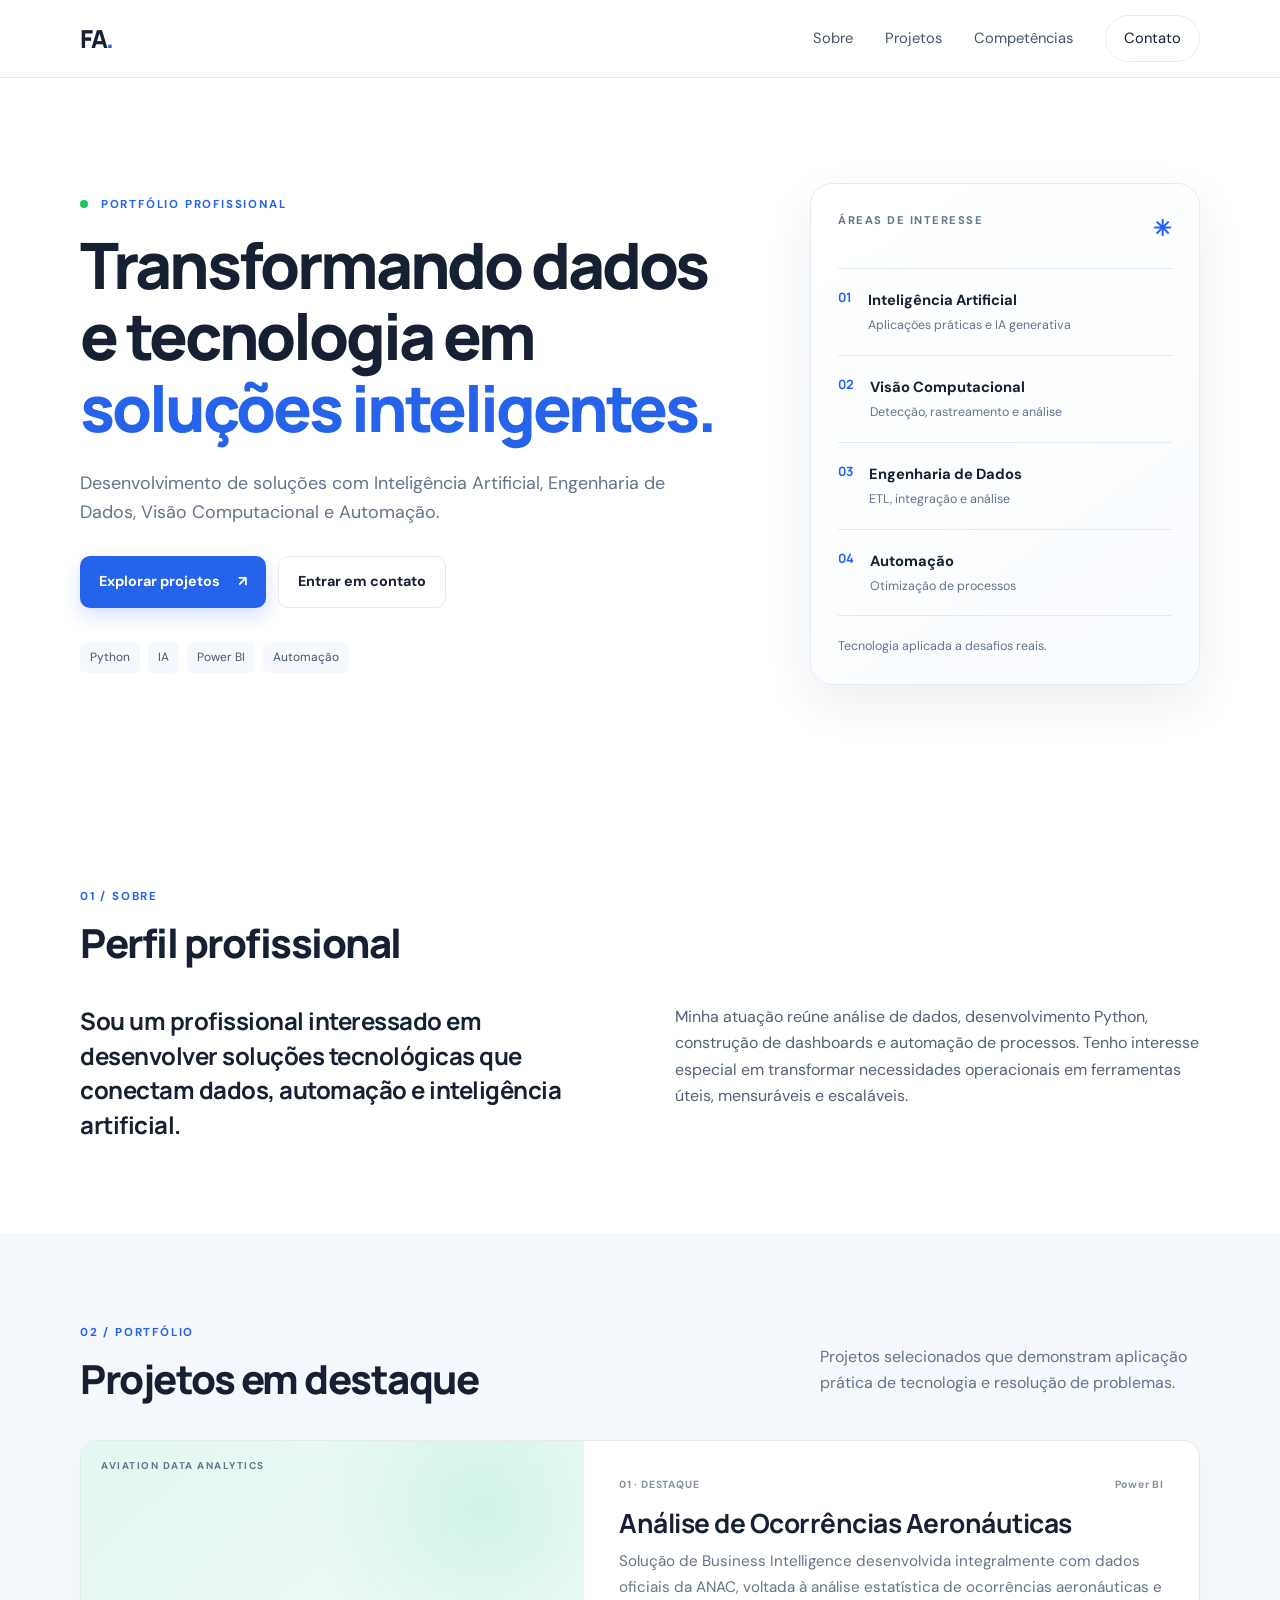
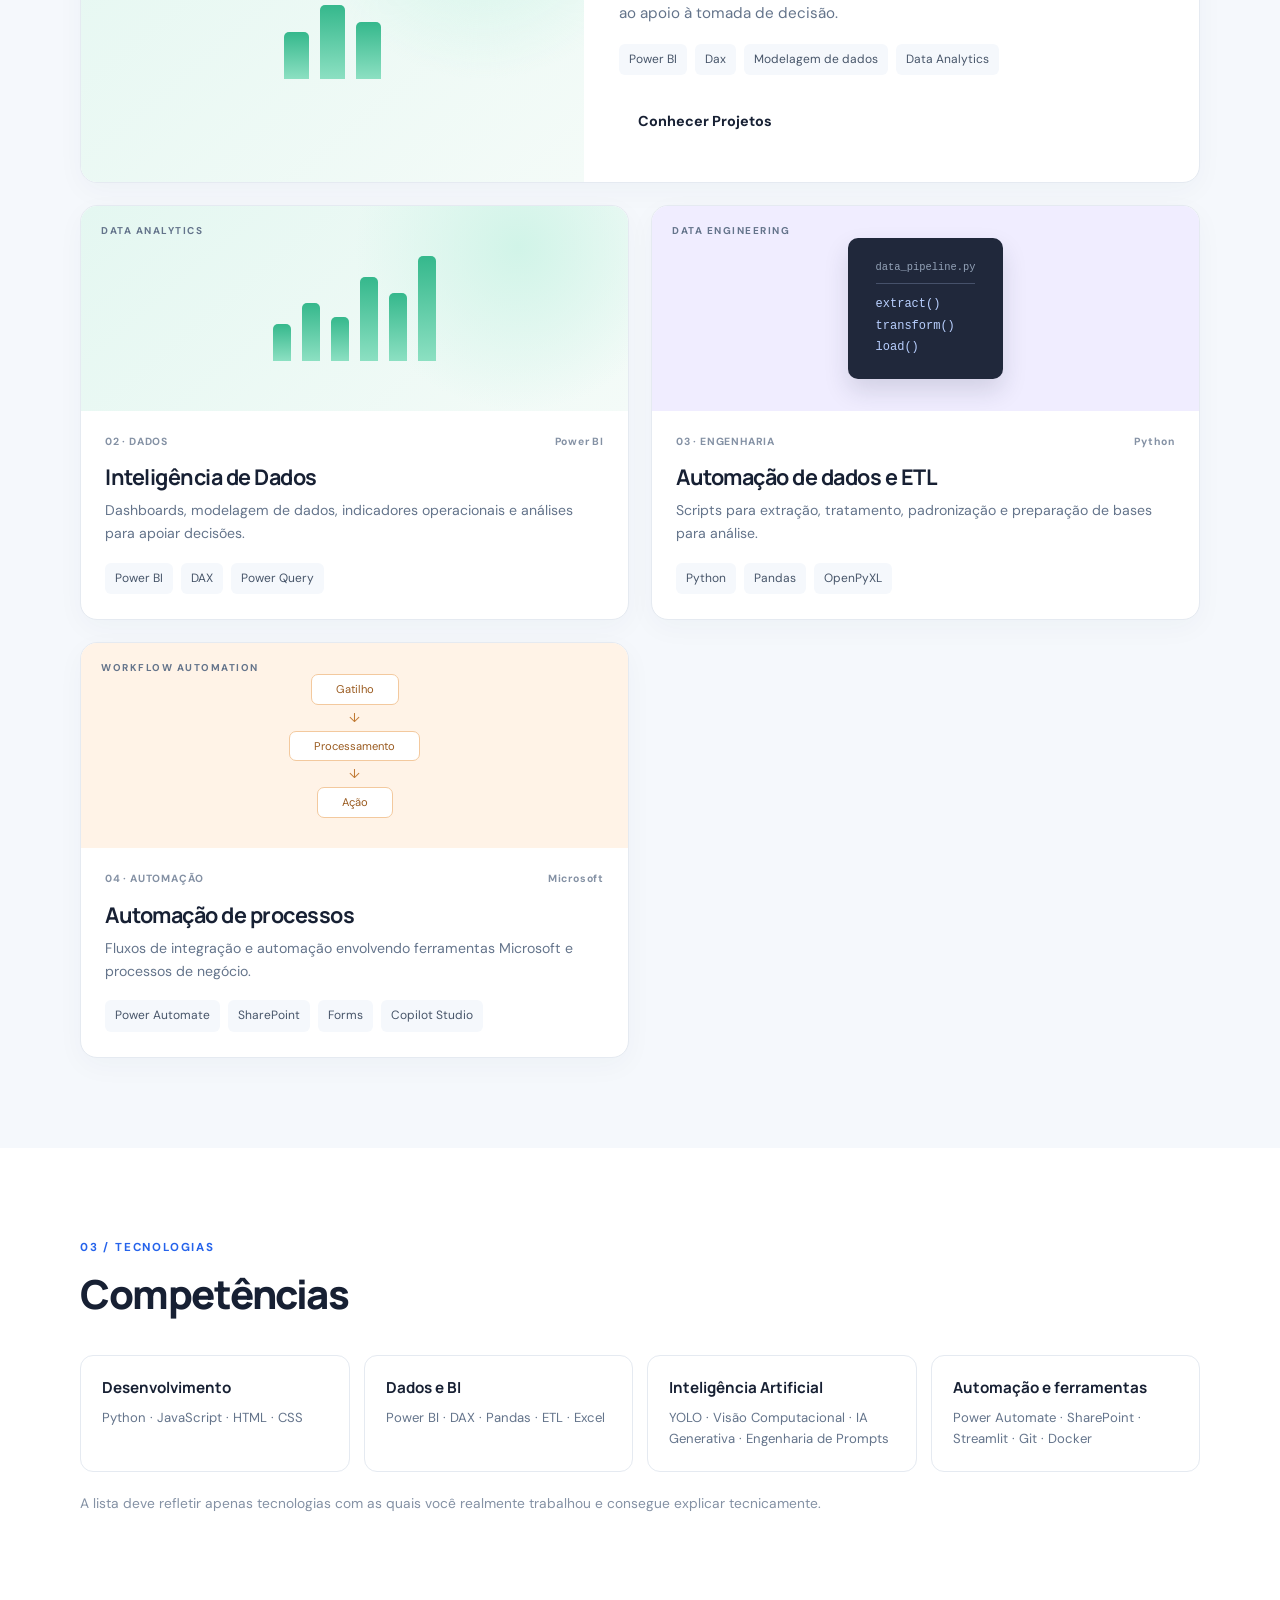
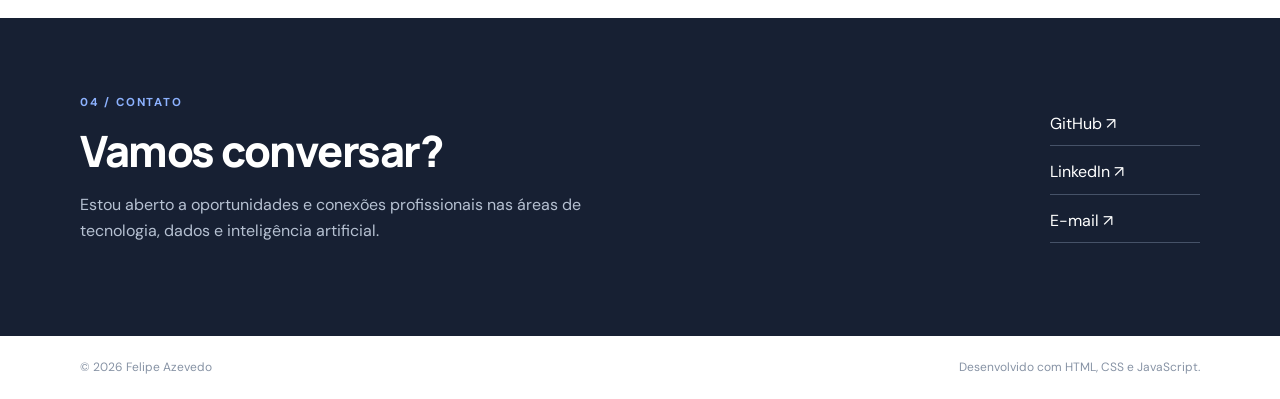
<file: index.html>
<!doctype html>
<html lang="pt-BR">
<head>
  <meta charset="utf-8">
  <meta name="viewport" content="width=device-width, initial-scale=1">
  <meta name="description" content="Portfólio profissional de Felipe Azevedo — Inteligência Artificial, Engenharia de Dados e Automação.">
  <title>Felipe Azevedo | Portfólio</title>
  <link rel="preconnect" href="https://fonts.googleapis.com">
  <link rel="preconnect" href="https://fonts.gstatic.com" crossorigin>
  <link href="https://fonts.googleapis.com/css2?family=DM+Sans:wght@400;500;600;700&family=Manrope:wght@500;600;700;800&display=swap" rel="stylesheet">
  <link rel="stylesheet" href="assets/style.css">
</head>
<body>
  <header class="site-header">
    <nav class="nav container" aria-label="Navegação principal">
      <a class="brand" href="#inicio">FA<span>.</span></a>
      <button class="menu-toggle" aria-label="Abrir menu" aria-expanded="false">☰</button>
      <div class="nav-links">
        <a href="#sobre">Sobre</a>
        <a href="#projetos">Projetos</a>
        <a href="#competencias">Competências</a>
        <a href="#contato" class="nav-cta">Contato</a>
      </div>
    </nav>
  </header>

  <main>
    <section class="hero container" id="inicio">
      <div class="hero-copy">
        <p class="eyebrow"><span class="status-dot"></span> PORTFÓLIO PROFISSIONAL</p>
        <h1>Transformando dados e tecnologia em <span>soluções inteligentes.</span></h1>
        <p class="hero-text">Desenvolvimento de soluções com Inteligência Artificial, Engenharia de Dados, Visão Computacional e Automação.</p>
        <div class="hero-actions">
          <a class="button button-primary" href="#projetos">Explorar projetos <span>↗</span></a>
          <a class="button button-secondary" href="#contato">Entrar em contato</a>
        </div>
        <div class="hero-tags"><span>Python</span><span>IA</span><span>Power BI</span><span>Automação</span></div>
      </div>
      <aside class="hero-card">
        <div class="card-top"><span>ÁREAS DE INTERESSE</span><span class="spark">✳</span></div>
        <div class="focus-item"><b>01</b><div><strong>Inteligência Artificial</strong><small>Aplicações práticas e IA generativa</small></div></div>
        <div class="focus-item"><b>02</b><div><strong>Visão Computacional</strong><small>Detecção, rastreamento e análise</small></div></div>
        <div class="focus-item"><b>03</b><div><strong>Engenharia de Dados</strong><small>ETL, integração e análise</small></div></div>
        <div class="focus-item"><b>04</b><div><strong>Automação</strong><small>Otimização de processos</small></div></div>
        <p class="card-note">Tecnologia aplicada a desafios reais.</p>
      </aside>
    </section>

    <section class="section container" id="sobre">
      <div class="section-heading"><p class="eyebrow">01 / SOBRE</p><h2>Perfil profissional</h2></div>
      <div class="about-grid">
        <p class="about-lead">Sou um profissional interessado em desenvolver soluções tecnológicas que conectam dados, automação e inteligência artificial.</p>
        <div class="about-detail">
          <p>Minha atuação reúne análise de dados, desenvolvimento Python, construção de dashboards e automação de processos. Tenho interesse especial em transformar necessidades operacionais em ferramentas úteis, mensuráveis e escaláveis.</p>
          <p class="muted"></p>
        </div>
      </div>
    </section>

    <section class="section projects-section" id="projetos">
      <div class="container">
        <div class="section-heading section-heading-row"><div><p class="eyebrow">02 / PORTFÓLIO</p><h2>Projetos em destaque</h2></div><p class="section-intro">Projetos selecionados que demonstram aplicação prática de tecnologia e resolução de problemas.</p></div>
        <div class="project-grid">
          <article class="project-card featured">
            <div class="project-visual visual-data">
              <span class="visual-label">AVIATION DATA ANALYTICS</span>
              <div class="chart-bars">
                <i></i><i></i><i></i>
                </div>
              </div>
            <div class="project-content">
              <div class="project-meta">
                <span>01 · DESTAQUE</span>
                <span>Power BI</span>
              </div>
              <h3>Análise de Ocorrências Aeronáuticas</h3>
              
              <p>Solução de Business Intelligence desenvolvida integralmente com dados oficiais da ANAC, voltada à análise estatística de ocorrências aeronáuticas e ao apoio à tomada de decisão.</p>
              
              <div class="tech-list">
                <span>Power BI</span>
                <span>Dax</span>
                <span>Modelagem de dados</span>
                <span>Data Analytics</span>
                </div>

                <a class="button button secondary" href="projetos/ocorrencias-aeronauticas.html">
                  Conhecer Projetos
                </a>
                
                </div>
          </article>
          <article class="project-card">
            <div class="project-visual visual-data"><div class="chart-bars"><i></i><i></i><i></i><i></i><i></i><i></i></div><span class="visual-label">DATA ANALYTICS</span></div>
            <div class="project-content"><div class="project-meta"><span>02 · DADOS</span><span>Power BI</span></div><h3>Inteligência de Dados</h3><p>Dashboards, modelagem de dados, indicadores operacionais e análises para apoiar decisões.</p><div class="tech-list"><span>Power BI</span><span>DAX</span><span>Power Query</span></div></div>
          </article>
          <article class="project-card">
            <div class="project-visual visual-python"><div class="code-window"><span>data_pipeline.py</span><code>extract()<br>transform()<br>load()</code></div><span class="visual-label">DATA ENGINEERING</span></div>
            <div class="project-content"><div class="project-meta"><span>03 · ENGENHARIA</span><span>Python</span></div><h3>Automação de dados e ETL</h3><p>Scripts para extração, tratamento, padronização e preparação de bases para análise.</p><div class="tech-list"><span>Python</span><span>Pandas</span><span>OpenPyXL</span></div></div>
          </article>
          <article class="project-card">
            <div class="project-visual visual-flow"><div class="flow-node">Gatilho</div><span>↓</span><div class="flow-node">Processamento</div><span>↓</span><div class="flow-node">Ação</div><span class="visual-label">WORKFLOW AUTOMATION</span></div>
            <div class="project-content"><div class="project-meta"><span>04 · AUTOMAÇÃO</span><span>Microsoft</span></div><h3>Automação de processos</h3><p>Fluxos de integração e automação envolvendo ferramentas Microsoft e processos de negócio.</p><div class="tech-list"><span>Power Automate</span><span>SharePoint</span><span>Forms</span><span>Copilot Studio</span></div></div>
          </article>
        </div>
      </div>
    </section>

    <section class="section container" id="competencias">
      <div class="section-heading"><p class="eyebrow">03 / TECNOLOGIAS</p><h2>Competências</h2></div>
      <div class="skills-grid">
        <div class="skill-group"><h3>Desenvolvimento</h3><p>Python · JavaScript · HTML · CSS</p></div>
        <div class="skill-group"><h3>Dados e BI</h3><p>Power BI · DAX · Pandas · ETL · Excel</p></div>
        <div class="skill-group"><h3>Inteligência Artificial</h3><p>YOLO · Visão Computacional · IA Generativa · Engenharia de Prompts</p></div>
        <div class="skill-group"><h3>Automação e ferramentas</h3><p>Power Automate · SharePoint · Streamlit · Git · Docker</p></div>
      </div>
      <p class="muted skills-disclaimer">A lista deve refletir apenas tecnologias com as quais você realmente trabalhou e consegue explicar tecnicamente.</p>
    </section>

    <section class="contact-section" id="contato">
      <div class="container contact-inner"><div><p class="eyebrow">04 / CONTATO</p><h2>Vamos conversar?</h2><p>Estou aberto a oportunidades e conexões profissionais nas áreas de tecnologia, dados e inteligência artificial.</p></div><div class="contact-links"><a id="github-link" href="https://github.com/" target="_blank" rel="noreferrer">GitHub ↗</a><a id="linkedin-link" href="https://www.linkedin.com/" target="_blank" rel="noreferrer">LinkedIn ↗</a><a id="email-link" href="mailto:seu.email@exemplo.com">E-mail ↗</a></div></div>
    </section>
  </main>
  <footer class="footer"><div class="container"><span>© <span id="year"></span> Felipe Azevedo</span><span>Desenvolvido com HTML, CSS e JavaScript.</span></div></footer>
  <script src="assets/script.js"></script>
</body>
</html>
</file>
<file: assets/style.css>
/* ==========================================================================
   SUMÁRIO
   1. Variáveis
   2. Reset e base
   3. Layout (container, seções, títulos)
   4. Header e navegação
   5. Hero
   6. Sobre
   7. Projetos (cards, visuais, destaque)
   8. Habilidades
   9. Contato
   10. Footer
   11. Responsivo
   ========================================================================== */
 
 
/* 1. VARIÁVEIS
   ========================================================================== */
:root {
    --ink: #172033;
    --muted: #64748b;
    --line: #e5eaf1;
    --paper: #fff;
    --soft: #f5f8fc;
    --blue: #2563eb;
    --blue-dark: #1746b3;
    --mint: #dff7ef;
 
    --radius: 22px;
    --shadow: 0 18px 50px rgba(24, 43, 75, .08);
 
    --font-body: "DM Sans", sans-serif;
    --font-heading: Manrope, sans-serif;
}
 
 
/* 2. RESET E BASE
   ========================================================================== */
* {
    box-sizing: border-box;
}
 
html {
    scroll-behavior: smooth;
    scroll-padding-top: 90px;
}
 
body {
    margin: 0;
    background: var(--paper);
    color: var(--ink);
    font-family: var(--font-body);
    line-height: 1.65;
}
 
a {
    color: inherit;
    text-decoration: none;
}
 
 
/* 3. LAYOUT
   ========================================================================== */
.container {
    width: min(1120px, calc(100% - 48px));
    margin: auto;
}
 
.section {
    padding-top: 90px;
    padding-bottom: 90px;
}
 
.section-heading {
    margin-bottom: 38px;
}
 
.section-heading-row {
    display: flex;
    justify-content: space-between;
    align-items: end;
    gap: 30px;
}
 
.section-intro {
    max-width: 380px;
    color: var(--muted);
    margin: 0 0 5px;
}
 
/* Títulos principais (hero, seções e contato) */
.hero h1,
.section h2,
.contact-section h2 {
    font: 800 clamp(2.6rem, 5vw, 4.5rem)/1.12 var(--font-heading);
    letter-spacing: -3px;
    margin: 0;
}
 
.section-heading h2,
.contact-section h2 {
    font-size: 2.5rem;
    letter-spacing: -1.5px;
}
 
.eyebrow {
    font-size: .72rem;
    font-weight: 700;
    letter-spacing: 1.8px;
    color: var(--blue);
    margin: 0 0 15px;
}
 
.muted {
    color: #8491a4;
    font-size: .86rem;
}
 
/* Botões */
.button {
    display: inline-flex;
    align-items: center;
    gap: 18px;
    padding: 13px 19px;
    border-radius: 10px;
    font-weight: 700;
    font-size: .9rem;
}
 
.button-primary {
    background: var(--blue);
    color: white;
    box-shadow: 0 8px 20px rgba(37, 99, 235, .2);
}
 
.button-primary:hover {
    background: var(--blue-dark);
    transform: translateY(-1px);
}
 
.button-secondary {
    border: 1px solid var(--line);
    background: white;
}
 
/* Tags de tecnologia */
.hero-tags,
.tech-list {
    display: flex;
    flex-wrap: wrap;
    gap: 8px;
}
 
.hero-tags span,
.tech-list span {
    font-size: .75rem;
    padding: 6px 10px;
    border-radius: 6px;
    background: var(--soft);
    color: #475569;
}
 
 
/* 4. HEADER E NAVEGAÇÃO
   ========================================================================== */
.site-header {
    position: sticky;
    top: 0;
    z-index: 10;
    height: 78px;
    border-bottom: 1px solid var(--line);
    background: rgba(255, 255, 255, .9);
    backdrop-filter: blur(14px);
}
 
.nav {
    height: 100%;
    display: flex;
    align-items: center;
    justify-content: space-between;
}
 
.brand {
    font: 800 1.55rem var(--font-heading);
    letter-spacing: -2px;
}
 
.brand span {
    color: var(--blue);
}
 
.nav-links {
    display: flex;
    align-items: center;
    gap: 32px;
    font-size: .92rem;
    color: #475569;
}
 
.nav-links a:hover {
    color: var(--blue);
}
 
.nav-cta {
    padding: 10px 18px;
    border: 1px solid var(--line);
    border-radius: 99px;
    color: var(--ink) !important;
}
 
.menu-toggle {
    display: none;
    border: 0;
    background: none;
    font-size: 1.4rem;
}
 
 
/* 5. HERO
   ========================================================================== */
.hero {
    display: grid;
    grid-template-columns: 1.25fr .75fr;
    gap: 80px;
    align-items: center;
    padding-top: 105px;
    padding-bottom: 112px;
}
 
.hero h1 span {
    color: var(--blue);
}
 
.status-dot {
    display: inline-block;
    width: 8px;
    height: 8px;
    border-radius: 50%;
    background: #22c55e;
    margin-right: 8px;
}
 
.hero-text {
    font-size: 1.12rem;
    color: var(--muted);
    max-width: 610px;
    margin: 25px 0 28px;
}
 
.hero-actions {
    display: flex;
    gap: 12px;
    flex-wrap: wrap;
}
 
.hero-tags {
    margin-top: 34px;
}
 
/* Card lateral do hero */
.hero-card {
    border: 1px solid var(--line);
    border-radius: var(--radius);
    padding: 27px;
    background: linear-gradient(145deg, #fff, #f8fbff);
    box-shadow: var(--shadow);
}
 
.card-top {
    display: flex;
    justify-content: space-between;
    padding-bottom: 20px;
    border-bottom: 1px solid var(--line);
    font-size: .7rem;
    font-weight: 700;
    letter-spacing: 1.5px;
    color: var(--muted);
}
 
.spark {
    font-size: 1.4rem;
    color: var(--blue);
}
 
.focus-item {
    display: flex;
    gap: 16px;
    padding: 19px 0;
    border-bottom: 1px solid var(--line);
}
 
.focus-item b {
    font: 700 .8rem var(--font-heading);
    color: var(--blue);
}
 
.focus-item strong,
.focus-item small {
    display: block;
}
 
.focus-item strong {
    font-size: .92rem;
}
 
.focus-item small {
    color: var(--muted);
    font-size: .78rem;
    margin-top: 3px;
}
 
.card-note {
    font-size: .78rem;
    color: var(--muted);
    margin: 20px 0 0;
}
 
 
/* 6. SOBRE
   ========================================================================== */
.about-grid {
    display: grid;
    grid-template-columns: 1fr 1fr;
    gap: 70px;
}
 
.about-lead {
    font: 700 1.5rem/1.45 var(--font-heading);
    letter-spacing: -.5px;
    margin: 0;
}
 
.about-detail {
    color: #526176;
}
 
.about-detail p:first-child {
    margin-top: 0;
}
 
 
/* 7. PROJETOS
   ========================================================================== */
.projects-section {
    background: var(--soft);
}
 
.project-grid {
    display: grid;
    grid-template-columns: 1fr 1fr;
    gap: 22px;
}
 
/* --- Card --- */
.project-card {
    background: white;
    border: 1px solid var(--line);
    border-radius: 17px;
    overflow: hidden;
    box-shadow: 0 8px 28px rgba(24, 43, 75, .035);
}
 
.project-content {
    padding: 22px 24px 25px;
}
 
.project-meta {
    display: flex;
    justify-content: space-between;
    color: #8491a4;
    font-size: .65rem;
    font-weight: 700;
    letter-spacing: .8px;
}
 
.project-content h3 {
    font: 700 1.35rem var(--font-heading);
    margin: 12px 0 8px;
    letter-spacing: -.5px;
}
 
.project-content p {
    font-size: .88rem;
    color: var(--muted);
    margin: 0 0 17px;
}
 
.project-content .project-note {
    font-size: .75rem;
    color: #8793a5;
    margin-top: 14px;
}
 
/* --- Área visual (base) --- */
.project-visual {
    position: relative;
    display: flex;
    align-items: center;
    justify-content: center;
    height: 205px;
    overflow: hidden;
}
 
.visual-label {
    position: absolute;
    left: 20px;
    top: 17px;
    font-size: .62rem;
    letter-spacing: 1.5px;
    font-weight: 700;
    color: #64748b;
}
 
/* --- Visual: IA / visão computacional --- */
.visual-ai {
    background: radial-gradient(circle at 50% 45%, #e4edff, #f4f7ff 65%);
}
 
.vision-frame {
    position: relative;
    display: flex;
    align-items: center;
    justify-content: center;
    width: 180px;
    height: 112px;
    border: 1px solid #7da3f7;
    border-radius: 9px;
    background: rgba(255, 255, 255, .45);
    color: #4775d5;
    font-size: .58rem;
    letter-spacing: 1px;
}
 
.vision-frame::before,
.vision-frame::after {
    content: "";
    position: absolute;
    width: 35px;
    height: 35px;
    border: solid #2563eb;
}
 
.vision-frame::before {
    top: -5px;
    left: -5px;
    border-width: 2px 0 0 2px;
}
 
.vision-frame::after {
    bottom: -5px;
    right: -5px;
    border-width: 0 2px 2px 0;
}
 
.vision-frame i {
    position: absolute;
    width: 34px;
    height: 48px;
    top: 23px;
    border: 1px solid #2563eb;
    border-radius: 4px;
}
 
.vision-frame i:nth-child(1) { left: 25px; }
.vision-frame i:nth-child(2) { left: 72px; height: 58px; top: 17px; }
.vision-frame i:nth-child(3) { right: 23px; }
 
/* --- Visual: análise de dados --- */
.visual-data {
    background:
        radial-gradient(circle at 80% 20%, #d1f4e8, transparent 35%),
        linear-gradient(140deg, #e4f7f1, #f4fbf8);
}
 
.chart-bars {
    display: flex;
    align-items: end;
    gap: 11px;
    height: 105px;
}
 
.chart-bars i {
    width: 18px;
    border-radius: 5px 5px 0 0;
    background: linear-gradient(#35b88c, #8ce0c2);
}
 
.chart-bars i:nth-child(1) { height: 35%; }
.chart-bars i:nth-child(2) { height: 55%; }
.chart-bars i:nth-child(3) { height: 42%; }
.chart-bars i:nth-child(4) { height: 80%; }
.chart-bars i:nth-child(5) { height: 65%; }
.chart-bars i:nth-child(6) { height: 100%; }
 
/* --- Visual: Python --- */
.visual-python {
    background: #f0edff;
}
 
.code-window {
    background: #20283b;
    color: #b9d0ff;
    padding: 20px 28px;
    border-radius: 10px;
    box-shadow: 0 12px 25px #252b4425;
    font: .75rem monospace;
    line-height: 1.8;
}
 
.code-window span {
    display: block;
    margin-bottom: 10px;
    padding-bottom: 6px;
    border-bottom: 1px solid #46516a;
    color: #94a3b8;
    font-size: .65rem;
}
 
/* --- Visual: fluxo / automação --- */
.visual-flow {
    flex-direction: column;
    gap: 8px;
    background: #fff3e7;
}
 
.flow-node {
    background: white;
    border: 1px solid #f3c99e;
    border-radius: 7px;
    padding: 5px 24px;
    font-size: .7rem;
    color: #9a5b20;
}
 
.visual-flow > span:not(.visual-label) {
    font-size: .8rem;
    color: #c17a34;
    line-height: .8;
}
 
/* --- Projeto em destaque (ocupa a linha inteira) --- */
.project-card.featured {
    grid-column: 1 / -1;
    display: grid;
    grid-template-columns: .9fr 1.1fr;
}
 
.project-card.featured .project-visual {
    height: 100%;
    min-height: 300px;
}
 
.project-card.featured .project-content {
    display: flex;
    flex-direction: column;
    justify-content: center;
    padding: 35px;
}
 
.project-card.featured .project-content h3 {
    font-size: 1.65rem;
}
 
.project-card.featured .project-content p {
    font-size: .95rem;
    line-height: 1.7;
}
 
.project-card.featured .button {
    align-self: flex-start;
    margin-top: 22px;
}
 
.project-card.featured .chart-bars {
    height: 135px;
}
 
.project-card.featured .chart-bars i {
    width: 25px;
}
 
 
/* 8. HABILIDADES
   ========================================================================== */
.skills-grid {
    display: grid;
    grid-template-columns: repeat(4, 1fr);
    gap: 14px;
}
 
.skill-group {
    padding: 21px;
    border: 1px solid var(--line);
    border-radius: 13px;
}
 
.skill-group h3 {
    font: 700 .95rem var(--font-heading);
    margin: 0 0 9px;
}
 
.skill-group p {
    font-size: .82rem;
    color: var(--muted);
    margin: 0;
}
 
.skills-disclaimer {
    margin-top: 20px;
}
 
 
/* 9. CONTATO
   ========================================================================== */
.contact-section {
    background: var(--ink);
    color: white;
    padding: 75px 0;
}
 
.contact-section .eyebrow {
    color: #8db2ff;
}
 
.contact-section h2 {
    font-size: 2.7rem;
}
 
.contact-section p:not(.eyebrow) {
    color: #b6c1d2;
    max-width: 550px;
}
 
.contact-inner {
    display: flex;
    justify-content: space-between;
    align-items: center;
    gap: 50px;
}
 
.contact-links {
    display: flex;
    flex-direction: column;
    gap: 13px;
    min-width: 150px;
}
 
.contact-links a {
    color: white;
    border-bottom: 1px solid #465268;
    padding-bottom: 8px;
}
 
.contact-links a:hover {
    color: #9bbcff;
}
 
 
/* 10. FOOTER
   ========================================================================== */
.footer {
    padding: 22px 0;
    color: #8793a5;
    font-size: .75rem;
}
 
.footer .container {
    display: flex;
    justify-content: space-between;
    gap: 15px;
}
 
 
/* 11. RESPONSIVO
   ========================================================================== */
 
/* Tablet */
@media (max-width: 800px) {
    .hero {
        grid-template-columns: 1fr;
        gap: 38px;
        padding-top: 70px;
        padding-bottom: 75px;
    }
 
    .hero-card {
        max-width: 560px;
    }
 
    .about-grid {
        grid-template-columns: 1fr;
        gap: 20px;
    }
 
    .skills-grid {
        grid-template-columns: 1fr 1fr;
    }
 
    .section-heading-row {
        display: block;
    }
 
    .section-intro {
        margin-top: 15px;
    }
 
    .contact-inner {
        align-items: flex-start;
        flex-direction: column;
    }
 
    .contact-links {
        width: 100%;
    }
 
    /* Projeto em destaque */
    .project-card.featured {
        grid-template-columns: 1fr;
    }
 
    .project-card.featured .project-visual {
        min-height: 220px;
    }
 
    .project-card.featured .project-content {
        padding: 25px;
    }
}
 
/* Celular */
@media (max-width: 600px) {
    .container {
        width: min(100% - 32px, 1120px);
    }
 
    .site-header {
        height: 68px;
    }
 
    .menu-toggle {
        display: block;
    }
 
    .nav-links {
        display: none;
        position: absolute;
        top: 67px;
        left: 0;
        right: 0;
        flex-direction: column;
        align-items: flex-start;
        gap: 18px;
        padding: 18px 24px 24px;
        background: white;
        border-bottom: 1px solid var(--line);
    }
 
    .nav-links.open {
        display: flex;
    }
 
    .hero h1 {
        font-size: 2.7rem;
        letter-spacing: -2px;
    }
 
    .section {
        padding-top: 65px;
        padding-bottom: 65px;
    }
 
    .section-heading h2 {
        font-size: 2.1rem;
    }
 
    .project-grid,
    .skills-grid {
        grid-template-columns: 1fr;
    }
 
    .footer .container {
        flex-direction: column;
    }
 
    .contact-section h2 {
        font-size: 2.2rem;
    }
}
</file>
